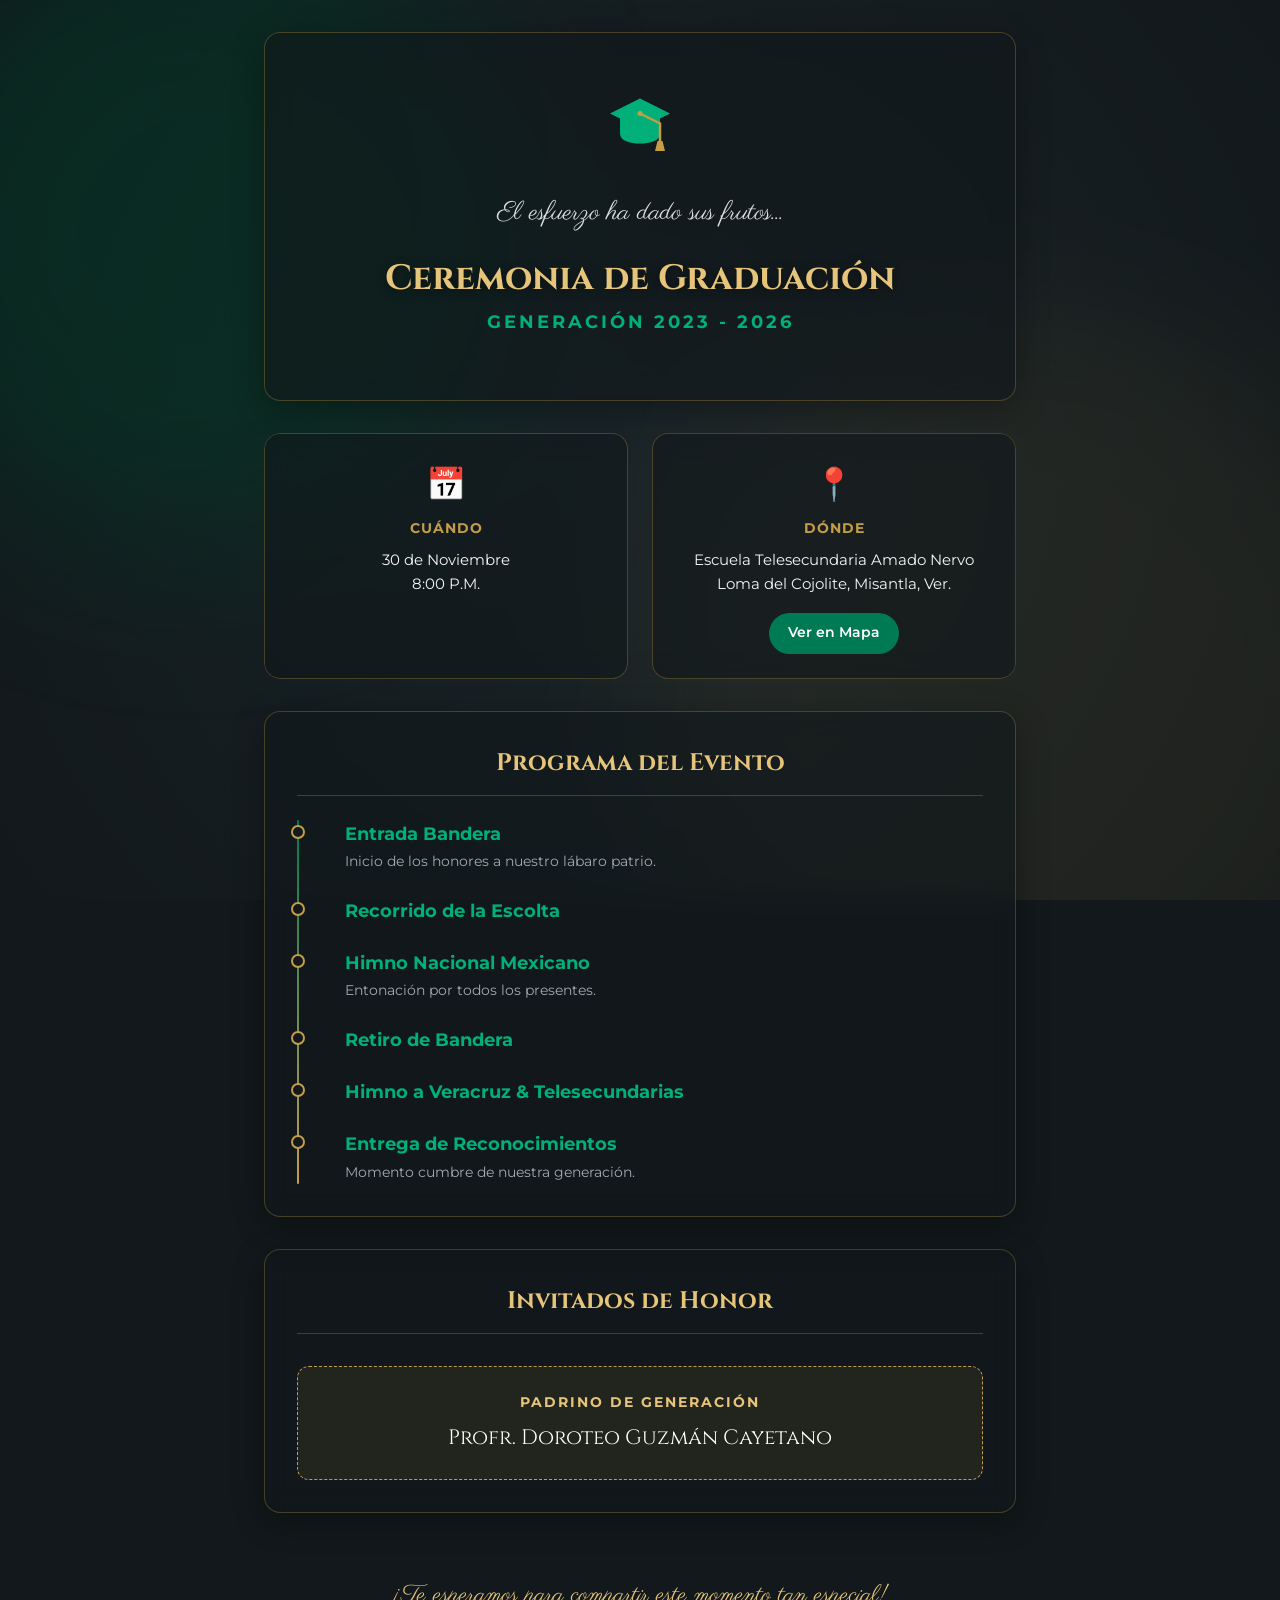
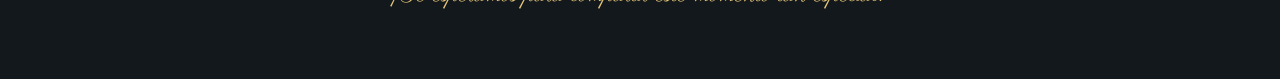
<file: detalles/index.html>
<!DOCTYPE html>
<html lang="es">
<head>
    <meta charset="UTF-8">
    <meta name="viewport" content="width=device-width, initial-scale=1.0">
    <title>Detalles de Graduación | Generación 2023 - 2026</title>
    <meta name="description" content="Detalles de nuestra ceremonia de graduación. Programa del evento, ubicación e invitados.">
    <link rel="stylesheet" href="style.css">
    <link rel="preconnect" href="https://fonts.googleapis.com">
    <link rel="preconnect" href="https://fonts.gstatic.com" crossorigin>
    <link href="https://fonts.googleapis.com/css2?family=Cinzel:wght@400;600;700&family=Montserrat:wght@300;400;500;600&family=Parisienne&display=swap" rel="stylesheet">
</head>
<body>
    <!-- Background Animation -->
    <div class="bg-animated">
        <div class="blob blob-1" id="bgBlob1"></div>
        <div class="blob blob-2" id="bgBlob2"></div>
    </div>

    <main class="container">
        <!-- Hero Section -->
        <header class="hero glass-panel">
            <div class="cap-icon">
                <svg viewBox="0 0 64 64" xmlns="http://www.w3.org/2000/svg">
                    <path class="cap-top" d="M32 14 L8 26 L32 38 L56 26 Z"/>
                    <path class="cap-base" d="M16 30 V42 C16 48 24 50 32 50 C40 50 48 48 48 42 V30 Z"/>
                    <path class="cap-tassel-string" d="M32 26 L48 34 V48"/>
                    <circle class="cap-button" cx="32" cy="26" r="2"/>
                    <path class="cap-tassel" d="M46 48 H50 L52 56 H44 Z"/>
                </svg>
            </div>
            <p class="frase-hero" id="webFrase">El esfuerzo ha dado sus frutos...</p>
            <h1 class="main-title" id="webTitulo">Ceremonia de Graduación</h1>
            <h2 class="subtitle" id="webGeneracion">Generación 2023 - 2026</h2>
        </header>

        <!-- Info Section -->
        <section class="info-section glass-panel">
            <div class="info-card">
                <div class="icon">📅</div>
                <h3>Cuándo</h3>
                <p id="webCuando">30 de Noviembre<br>8:00 P.M.</p>
            </div>
            <div class="info-card">
                <div class="icon">📍</div>
                <h3>Dónde</h3>
                <p id="webDonde">Escuela Telesecundaria Amado Nervo<br>Loma del Cojolite, Misantla, Ver.</p>
                <a id="webMapa" href="https://maps.google.com/?q=" target="_blank" class="btn-location">Ver en Mapa</a>
            </div>
        </section>

        <!-- Timeline Section -->
        <section class="timeline-section glass-panel">
            <h2 class="section-title">Programa del Evento</h2>
            <div class="timeline" id="webPrograma">
                <!-- Se llenará dinámicamente -->
                <div class="timeline-item">
                    <div class="timeline-dot"></div>
                    <div class="timeline-content">
                        <h4>Entrada Bandera</h4>
                        <p>Inicio de los honores a nuestro lábaro patrio.</p>
                    </div>
                </div>
                <div class="timeline-item">
                    <div class="timeline-dot"></div>
                    <div class="timeline-content">
                        <h4>Recorrido de la Escolta</h4>
                    </div>
                </div>
                <div class="timeline-item">
                    <div class="timeline-dot"></div>
                    <div class="timeline-content">
                        <h4>Himno Nacional Mexicano</h4>
                        <p>Entonación por todos los presentes.</p>
                    </div>
                </div>
                <div class="timeline-item">
                    <div class="timeline-dot"></div>
                    <div class="timeline-content">
                        <h4>Retiro de Bandera</h4>
                    </div>
                </div>
                <div class="timeline-item">
                    <div class="timeline-dot"></div>
                    <div class="timeline-content">
                        <h4>Himno a Veracruz & Telesecundarias</h4>
                    </div>
                </div>
                <div class="timeline-item">
                    <div class="timeline-dot"></div>
                    <div class="timeline-content">
                        <h4>Entrega de Reconocimientos</h4>
                        <p>Momento cumbre de nuestra generación.</p>
                    </div>
                </div>
            </div>
        </section>

        <!-- Extra Fields Section (Dynamic) -->
        <section id="extraFieldsSection" class="info-section" style="display: none; flex-direction: column; margin-bottom: 2rem;">
            <!-- Dynamic cards will go here -->
        </section>

        <!-- Invitados Section -->
        <section class="invitados-section glass-panel">
            <h2 class="section-title">Invitados de Honor</h2>
            <ul class="guest-list" id="webInvitados">
                <!-- Dinámico -->
            </ul>

            <div class="padrino-highlight mt-4">
                <h3>Padrino de Generación</h3>
                <p class="padrino-name" id="webPadrino">Profr. Doroteo Guzmán Cayetano</p>
            </div>
        </section>

        <!-- Footer -->
        <footer class="footer text-center">
            <p>¡Te esperamos para compartir este momento tan especial!</p>
        </footer>
    </main>

    <script>
        // Data Decoding
        function loadData() {
            const hash = window.location.hash;
            if (hash && hash.startsWith('#data=')) {
                try {
                    const base64Data = hash.replace('#data=', '');
                    const jsonString = decodeURIComponent(escape(atob(base64Data)));
                    const data = JSON.parse(jsonString);

                    // Apply text
                    document.getElementById('webFrase').innerText = data.frase || '';
                    document.getElementById('webTitulo').innerText = data.titulo || 'Ceremonia de Graduación';
                    document.getElementById('webGeneracion').innerText = 'Generación ' + (data.generacion || '');
                    
                    document.getElementById('webCuando').innerHTML = `${data.dia} de ${data.mes}<br>${data.hora}`;
                    document.getElementById('webDonde').innerHTML = data.lugar.replace(/\n/g, '<br>');
                    document.getElementById('webMapa').href = `https://maps.google.com/?q=${encodeURIComponent(data.lugar.replace(/\n/g, ' '))}`;
                    
                    document.getElementById('webPadrino').innerText = data.padrino || '';

                    // Program
                    const formatWebTimeline = (text) => {
                        return text.split('\n').filter(l => l.trim() !== '').map((line, idx) => {
                            const num = (idx + 1).toString().padStart(2, '0');
                            return `
                                <div class="timeline-item">
                                    <div class="timeline-dot"></div>
                                    <div class="timeline-content"><h4><span style="color:var(--gold-main); margin-right:5px;">${num}.-</span> ${line}</h4></div>
                                </div>
                            `;
                        }).join('');
                    };

                    let timelineHtml = '';
                    if (data.programaCivico) {
                        timelineHtml += `<h3 style="color: var(--emerald-light); margin-bottom: 1rem; border-bottom: 1px solid var(--glass-border); padding-bottom: 0.5rem;">Acto Cívico</h3>`;
                        timelineHtml += formatWebTimeline(data.programaCivico);
                    }
                    if (data.programaSocial) {
                        timelineHtml += `<h3 style="color: var(--emerald-light); margin-bottom: 1rem; margin-top: 2rem; border-bottom: 1px solid var(--glass-border); padding-bottom: 0.5rem;">Acto Social</h3>`;
                        timelineHtml += formatWebTimeline(data.programaSocial);
                    }
                    document.getElementById('webPrograma').innerHTML = timelineHtml;

                    // Guests
                    if (data.invitados) {
                        const invLines = data.invitados.split('\n').filter(l => l.trim() !== '');
                        document.getElementById('webInvitados').innerHTML = invLines.map(line => {
                            const parts = line.split('|');
                            const name = parts[0] ? parts[0].trim() : '';
                            const role = parts[1] ? parts[1].trim() : '';
                            if (role) {
                                return `<li><strong>${name}</strong><br><span style="font-size: 0.85rem; opacity: 0.8;">${role}</span></li>`;
                            } else {
                                return `<li><strong>${name}</strong></li>`;
                            }
                        }).join('');
                    }

                    // Extra Fields
                    if (data.extra && data.extra.length > 0) {
                        const extraSec = document.getElementById('extraFieldsSection');
                        extraSec.style.display = 'flex';
                        extraSec.innerHTML = data.extra.map(field => `
                            <div class="info-card glass-panel" style="margin-bottom: 1rem;">
                                <h3>${field.key}</h3>
                                <p style="margin: 0; font-size: 1.1rem;">${field.value}</p>
                            </div>
                        `).join('');
                    }

                    // Styles
                    if (data.mainC) {
                        document.documentElement.style.setProperty('--emerald-main', data.mainC);
                        document.getElementById('bgBlob1').style.background = data.mainC;
                    }
                    if (data.darkC) document.documentElement.style.setProperty('--emerald-dark', data.darkC);
                    if (data.goldC) document.documentElement.style.setProperty('--gold-main', data.goldC);
                    if (data.font) {
                        document.querySelectorAll('.main-title, .section-title, .padrino-name').forEach(el => {
                            el.style.fontFamily = data.font;
                        });
                    }

                } catch (e) {
                    console.error('Error al cargar datos:', e);
                }
            }
        }

        loadData();

        // Simple intersection observer for scroll animations
        const observer = new IntersectionObserver((entries) => {
            entries.forEach(entry => {
                if (entry.isIntersecting) {
                    entry.target.classList.add('visible');
                }
            });
        }, { threshold: 0.1 });

        // Add observers after small delay to allow DOM to populate
        setTimeout(() => {
            document.querySelectorAll('.glass-panel, .timeline-item').forEach(el => {
                el.classList.add('fade-in-up');
                observer.observe(el);
            });
        }, 100);
    </script>
</body>
</html>
</file>
<file: detalles/style.css>
:root {
    --emerald-dark: #003a26;
    --emerald-main: #007a53;
    --emerald-light: #00b078;
    --gold-main: #c49d47;
    --gold-light: #e6c57a;
    --gold-dark: #91712a;
    --bg-dark: #12181b;
    --text-light: #f4f6f8;
    --glass-bg: rgba(18, 24, 27, 0.6);
    --glass-border: rgba(196, 157, 71, 0.3);
}

* {
    box-sizing: border-box;
    margin: 0;
    padding: 0;
}

body {
    font-family: 'Montserrat', sans-serif;
    background-color: var(--bg-dark);
    color: var(--text-light);
    min-height: 100vh;
    overflow-x: hidden;
    line-height: 1.6;
}

/* Animated Background */
.bg-animated {
    position: fixed;
    top: 0; left: 0; width: 100vw; height: 100vh;
    z-index: -1;
    overflow: hidden;
    background: radial-gradient(circle at center, #1a2428 0%, var(--bg-dark) 100%);
}

.blob {
    position: absolute;
    filter: blur(80px);
    border-radius: 50%;
    opacity: 0.5;
    animation: float 20s infinite ease-in-out alternate;
}

.blob-1 {
    top: -10%; left: -10%;
    width: 50vw; height: 50vw;
    background: var(--emerald-dark);
    animation-delay: 0s;
}

.blob-2 {
    bottom: -20%; right: -10%;
    width: 60vw; height: 60vw;
    background: rgba(196, 157, 71, 0.15); /* Soft gold */
    animation-delay: -5s;
}

@keyframes float {
    0% { transform: translate(0, 0) scale(1); }
    50% { transform: translate(5%, 10%) scale(1.1); }
    100% { transform: translate(-5%, 5%) scale(0.9); }
}

/* Layout */
.container {
    max-width: 800px;
    margin: 0 auto;
    padding: 2rem 1.5rem;
}

/* Glassmorphism Panels */
.glass-panel {
    background: var(--glass-bg);
    backdrop-filter: blur(12px);
    -webkit-backdrop-filter: blur(12px);
    border: 1px solid var(--glass-border);
    border-radius: 16px;
    padding: 2rem;
    margin-bottom: 2rem;
    box-shadow: 0 8px 32px rgba(0, 0, 0, 0.3);
    position: relative;
    overflow: hidden;
}

.glass-panel::before {
    content: '';
    position: absolute;
    top: 0; left: -100%;
    width: 50%; height: 100%;
    background: linear-gradient(to right, rgba(255,255,255,0) 0%, rgba(255,255,255,0.03) 50%, rgba(255,255,255,0) 100%);
    transform: skewX(-20deg);
    animation: shine 8s infinite;
}

@keyframes shine {
    0% { left: -100%; }
    20% { left: 200%; }
    100% { left: 200%; }
}

/* Typography */
.main-title {
    font-family: 'Cinzel', serif;
    font-size: 2.2rem;
    color: var(--gold-light);
    text-align: center;
    margin-bottom: 0.5rem;
    line-height: 1.2;
    text-shadow: 0 2px 10px rgba(0,0,0,0.5);
}

.subtitle {
    font-family: 'Montserrat', sans-serif;
    font-size: 1.1rem;
    color: var(--emerald-light);
    text-align: center;
    letter-spacing: 3px;
    text-transform: uppercase;
    margin-bottom: 1rem;
}

.section-title {
    font-family: 'Cinzel', serif;
    font-size: 1.5rem;
    color: var(--gold-light);
    text-align: center;
    margin-bottom: 1.5rem;
    border-bottom: 1px solid var(--glass-border);
    padding-bottom: 0.8rem;
}

/* Hero */
.hero {
    text-align: center;
    padding: 3rem 2rem;
}

.cap-icon {
    width: 80px;
    margin: 0 auto 1.5rem auto;
}
.cap-top, .cap-base { fill: var(--emerald-light); }
.cap-tassel-string { fill: none; stroke: var(--gold-main); stroke-width: 2; }
.cap-button, .cap-tassel { fill: var(--gold-main); }

.frase-hero {
    font-family: 'Parisienne', cursive;
    font-size: 1.6rem;
    color: var(--text-light);
    margin-bottom: 1.5rem;
    opacity: 0.9;
}

/* Info Cards */
.info-section {
    display: flex;
    gap: 1.5rem;
    padding: 0;
    background: none;
    border: none;
    box-shadow: none;
}

.info-card {
    flex: 1;
    background: var(--glass-bg);
    backdrop-filter: blur(12px);
    border: 1px solid var(--glass-border);
    border-radius: 16px;
    padding: 1.5rem;
    text-align: center;
    transition: transform 0.3s ease, border-color 0.3s ease;
}

.info-card:hover {
    transform: translateY(-5px);
    border-color: var(--gold-light);
}

.info-card .icon {
    font-size: 2rem;
    margin-bottom: 0.5rem;
}

.info-card h3 {
    color: var(--gold-main);
    font-size: 0.9rem;
    text-transform: uppercase;
    letter-spacing: 1px;
    margin-bottom: 0.5rem;
}

.info-card p {
    font-size: 0.95rem;
    margin-bottom: 1rem;
}

.btn-location {
    display: inline-block;
    padding: 0.6rem 1.2rem;
    background: var(--emerald-main);
    color: white;
    text-decoration: none;
    border-radius: 30px;
    font-size: 0.85rem;
    font-weight: 600;
    transition: background 0.3s, box-shadow 0.3s;
}

.btn-location:hover {
    background: var(--emerald-light);
    box-shadow: 0 0 15px rgba(0, 176, 120, 0.4);
}

/* Timeline */
.timeline {
    position: relative;
    padding-left: 1.5rem;
}

.timeline::before {
    content: '';
    position: absolute;
    left: 0; top: 0; bottom: 0;
    width: 2px;
    background: linear-gradient(to bottom, var(--emerald-main), var(--gold-main));
    border-radius: 2px;
}

.timeline-item {
    position: relative;
    margin-bottom: 1.5rem;
    padding-left: 1.5rem;
}

.timeline-item:last-child {
    margin-bottom: 0;
}

.timeline-dot {
    position: absolute;
    left: -1.9rem;
    top: 0.3rem;
    width: 14px;
    height: 14px;
    background: var(--bg-dark);
    border: 2px solid var(--gold-main);
    border-radius: 50%;
    transition: background 0.3s, transform 0.3s;
}

.timeline-item:hover .timeline-dot {
    background: var(--gold-main);
    transform: scale(1.3);
    box-shadow: 0 0 10px var(--gold-main);
}

.timeline-content h4 {
    color: var(--emerald-light);
    font-size: 1.1rem;
    margin-bottom: 0.2rem;
}

.timeline-content p {
    font-size: 0.85rem;
    color: #a0aab2;
}

/* Guests */
.guest-list {
    list-style: none;
    text-align: center;
}

.guest-list li {
    padding: 0.8rem 0;
    border-bottom: 1px solid rgba(255,255,255,0.05);
    font-size: 1rem;
}

.guest-list li:last-child {
    border-bottom: none;
}

.mt-4 { margin-top: 2rem; }

.padrino-highlight {
    text-align: center;
    background: rgba(196, 157, 71, 0.1);
    padding: 1.5rem;
    border-radius: 12px;
    border: 1px dashed var(--gold-main);
}

.padrino-highlight h3 {
    color: var(--gold-light);
    font-size: 0.9rem;
    text-transform: uppercase;
    letter-spacing: 2px;
    margin-bottom: 0.5rem;
}

.padrino-name {
    font-family: 'Cinzel', serif;
    font-size: 1.3rem;
    color: white;
}

/* Footer */
.text-center { text-align: center; }
.footer {
    padding: 2rem 0;
    font-family: 'Parisienne', cursive;
    font-size: 1.5rem;
    color: var(--gold-light);
}

/* Animations */
.fade-in-up {
    opacity: 0;
    transform: translateY(30px);
    transition: opacity 0.8s ease-out, transform 0.8s ease-out;
}

.fade-in-up.visible {
    opacity: 1;
    transform: translateY(0);
}

/* Responsive */
@media (max-width: 600px) {
    .info-section {
        flex-direction: column;
    }
    .main-title {
        font-size: 1.8rem;
    }
    .subtitle {
        font-size: 0.9rem;
    }
    .container {
        padding: 1.5rem 1rem;
    }
}
</file>
